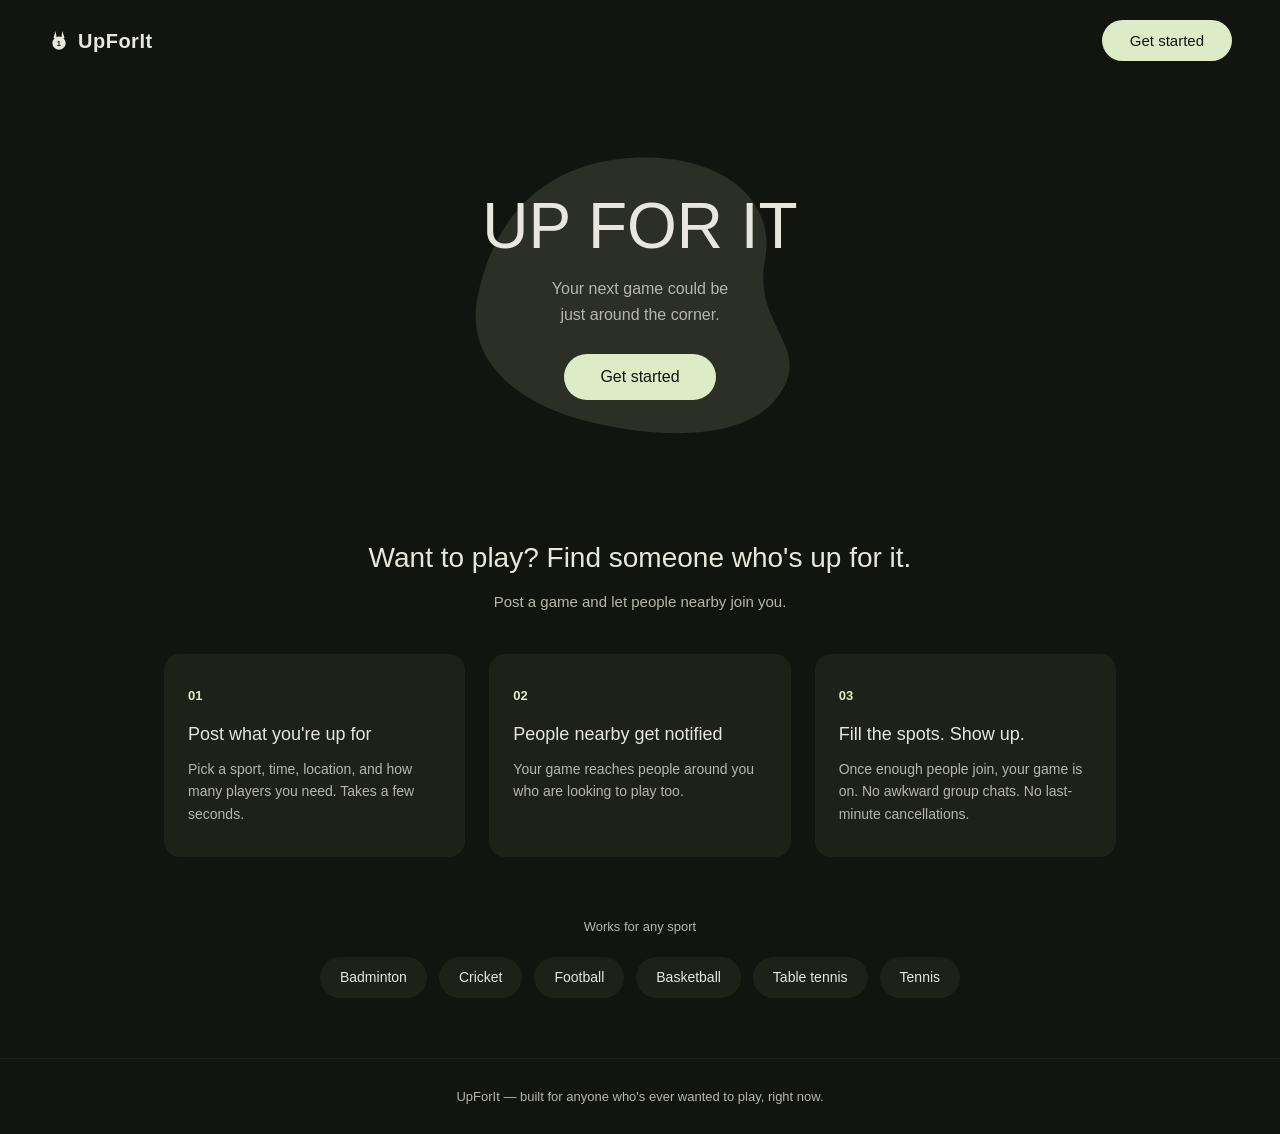
<file: upforit-frontend/index.html>
<!DOCTYPE html>
<html lang="en">
<head>
    <meta charset="UTF-8">
    <meta name="viewport" content="width=device-width, initial-scale=1.0">
    <title>UpForIt</title>
    <link rel="icon" href="data:image/svg+xml,<svg xmlns=%22http://www.w3.org/2000/svg%22 viewBox=%220 0 100 100%22><text y=%22.9em%22 font-size=%2290%22>🥇</text></svg>">
    <link rel="stylesheet" href="styles.css">
</head>
<body>

    <header class="site-header">
        <div class="logo">
            <svg class="logo-icon" viewBox="0 0 100 100" xmlns="http://www.w3.org/2000/svg">
                <path d="M35 5 L25 35 L40 42 Z" fill="currentColor"/>
                <path d="M65 5 L75 35 L60 42 Z" fill="currentColor"/>
                <circle cx="50" cy="60" r="30" fill="currentColor"/>
                <text x="50" y="71" font-size="34" text-anchor="middle" fill="#12140F" font-family="Arial, sans-serif" font-weight="700">1</text>
            </svg>
            UpForIt
        </div>
        <a href="pages/login.html"><button class="btn-primary">Get started</button></a>
    </header>

    <section class="hero">
        <svg class="hero-splash" viewBox="200 10 320 280" xmlns="http://www.w3.org/2000/svg">
            <path d="M340 40 C420 30 470 70 460 120 C450 175 500 190 470 230 C440 270 360 260 320 250 C260 235 220 200 230 150 C240 100 270 50 340 40 Z" fill="#deebc7" opacity="0.12"/>
        </svg>
        <div class="hero-content">
            <h1 class="hero-wordmark">UP FOR IT</h1>
            <p class="hero-tagline">
                Your next game could be<br>
                just around the corner.
            </p>
            <a href="pages/login.html"><button class="btn-primary hero-cta">Get started</button></a>
        </div>
    </section>

    <section class="how-it-works">
        <h2 class="section-heading">Want to play? Find someone who's up for it.</h2>
        <p class="section-subheading">Post a game and let people nearby join you.</p>
        <div class="steps-grid">
            <div class="step-card">
                <div class="step-number">01</div>
                <div class="step-title">Post what you're up for</div>
                <div class="step-desc">Pick a sport, time, location, and how many players you need. Takes a few seconds.</div>
            </div>
            <div class="step-card">
                <div class="step-number">02</div>
                <div class="step-title">People nearby get notified</div>
                <div class="step-desc">Your game reaches people around you who are looking to play too.</div>
            </div>
            <div class="step-card">
                <div class="step-number">03</div>
                <div class="step-title">Fill the spots. Show up.</div>
                <div class="step-desc">Once enough people join, your game is on. No awkward group chats. No last-minute cancellations.</div>
            </div>
        </div>
    </section>

    <section class="sports-strip">
        <div class="sports-strip-label">Works for any sport</div>
        <div class="sports-tags">
            <div class="sport-tag">Badminton</div>
            <div class="sport-tag">Cricket</div>
            <div class="sport-tag">Football</div>
            <div class="sport-tag">Basketball</div>
            <div class="sport-tag">Table tennis</div>
            <div class="sport-tag">Tennis</div>
        </div>
    </section>

    <footer class="site-footer">
        UpForIt — built for anyone who's ever wanted to play, right now.
    </footer>

</body>
</html>
</file>
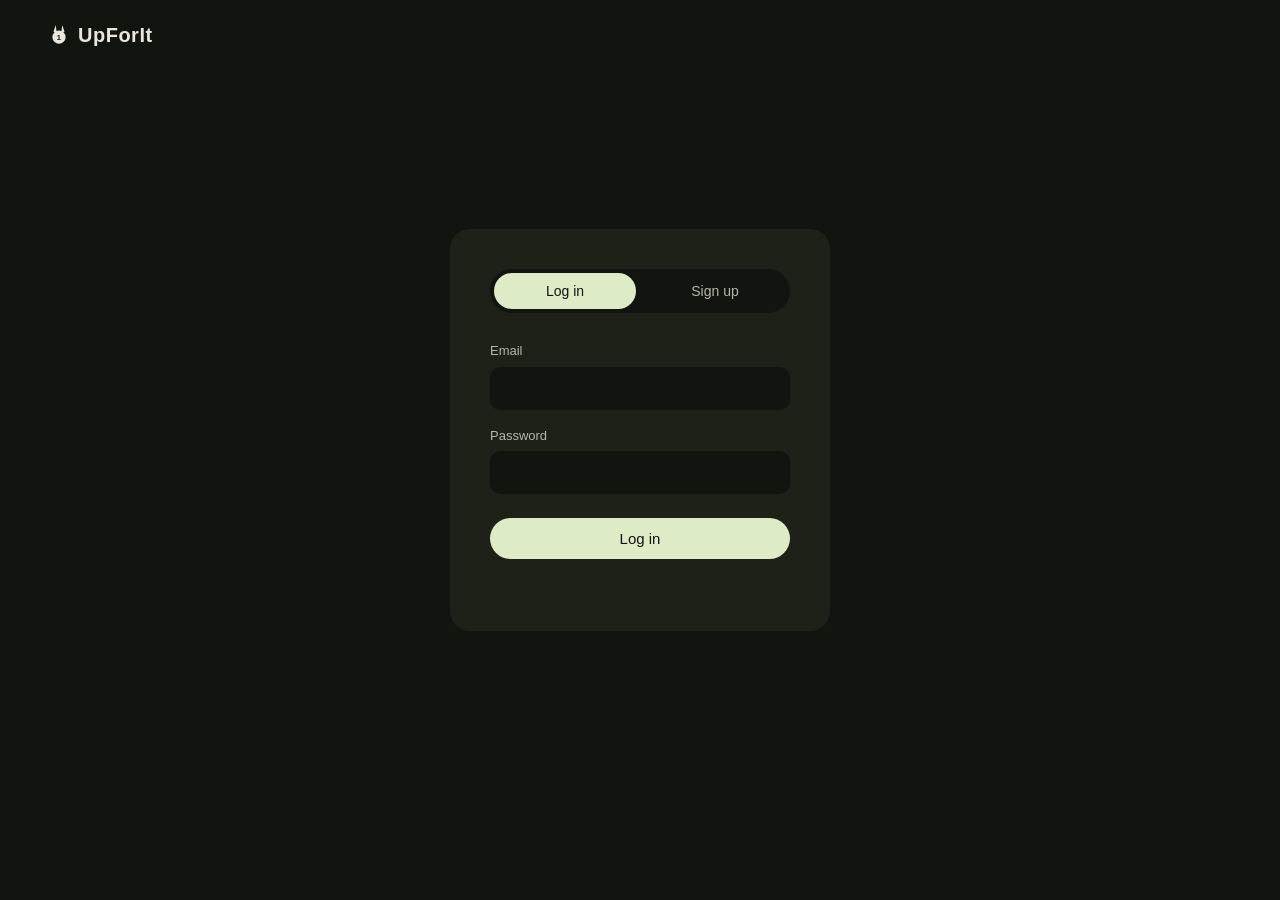
<file: upforit-frontend/pages/feed.html>
<!DOCTYPE html>
<html lang="en">
<head>
    <meta charset="UTF-8">
    <meta name="viewport" content="width=device-width, initial-scale=1.0">
    <title>UpForIt — Feed</title>
    <link rel="icon" href="data:image/svg+xml,<svg xmlns=%22http://www.w3.org/2000/svg%22 viewBox=%220 0 100 100%22><text y=%22.9em%22 font-size=%2290%22>🥇</text></svg>">
    <link rel="stylesheet" href="../styles.css">
</head>
<body>

    <header class="site-header">
        <a href="../index.html" style="text-decoration:none;">
            <div class="logo">
                <svg class="logo-icon" viewBox="0 0 100 100" xmlns="http://www.w3.org/2000/svg">
                    <path d="M35 5 L25 35 L40 42 Z" fill="currentColor"/>
                    <path d="M65 5 L75 35 L60 42 Z" fill="currentColor"/>
                    <circle cx="50" cy="60" r="30" fill="currentColor"/>
                    <text x="50" y="71" font-size="34" text-anchor="middle" fill="#12140F" font-family="Arial, sans-serif" font-weight="700">1</text>
                </svg>
                UpForIt
            </div>
        </a>
        <div class="header-actions">
            <div class="notif-wrapper">
                <button class="icon-btn" id="notifBellBtn" onclick="toggleNotifDropdown()">
                    🔔
                    <span class="notif-badge" id="notifBadge" style="display:none;">0</span>
                </button>
                <div class="notif-dropdown" id="notifDropdown" style="display:none;">
                    <div class="notif-dropdown-title">Notifications</div>
                    <div id="notifList"></div>
                </div>
            </div>
            <button class="btn-primary" onclick="openPostModal()">+ Post a game</button>
            <div class="profile-wrapper">
                <button class="profile-avatar" id="profileAvatarBtn" onclick="toggleProfileDropdown()">?</button>
                <div class="profile-dropdown" id="profileDropdown" style="display:none;">
                    <div class="profile-name" id="profileName">—</div>
                    <div class="profile-email" id="profileEmail">—</div>
                    <button class="profile-logout" onclick="logout()">Log out</button>
                </div>
            </div>
        </div>
    </header>

    <div class="tab-nav">
        <button class="tab-btn active" id="tabNearby" onclick="switchTab('nearby')">Nearby</button>
        <button class="tab-btn" id="tabMine" onclick="switchTab('mine')">My games</button>
        <button class="tab-btn" id="tabRsvps" onclick="switchTab('rsvps')">My RSVPs</button>
    </div>

    <main class="feed-wrapper">
        <h1 class="feed-heading" id="feedHeading">Games near you</h1>
        <div class="feed-controls" id="feedControls">
            <p class="feed-subheading" id="locationStatus">Getting your location...</p>
            <select class="radius-select" id="radiusSelect" onchange="loadNearbyGames()">
                <option value="2">Within 2 km</option>
                <option value="5">Within 5 km</option>
                <option value="10" selected>Within 10 km</option>
                <option value="20">Within 20 km</option>
                <option value="50">Within 50 km</option>
            </select>
        </div>
        <div id="gamesList" class="games-list"></div>
    </main>

    <!-- Post a game modal -->
    <div class="modal-overlay" id="postModalOverlay" style="display:none;">
        <div class="modal-card">
            <div class="modal-header">
                <h2>Post a game</h2>
                <button class="icon-btn" onclick="closePostModal()">✕</button>
            </div>
            <form id="postGameForm" class="auth-form">
                <label class="auth-label">Sport</label>
                <input class="auth-input" type="text" id="postSport" placeholder="e.g. Badminton" required>

                <label class="auth-label">Where</label>
                <input class="auth-input" type="text" id="postVenue" placeholder="e.g. DDA Courts, Sector 12" required>

                <label class="auth-label">When</label>
                <input class="auth-input" type="text" id="postTimeWindow" placeholder="e.g. 6-8 PM today" required>

                <label class="auth-label">Players needed</label>
                <input class="auth-input" type="number" id="postPlayersNeeded" min="1" placeholder="e.g. 4" required>

                <button type="submit" class="btn-primary auth-submit">Post game</button>
                <p class="auth-message" id="postMessage"></p>
            </form>
        </div>
    </div>

    <script src="../script.js"></script>
</body>
</html>
</file>
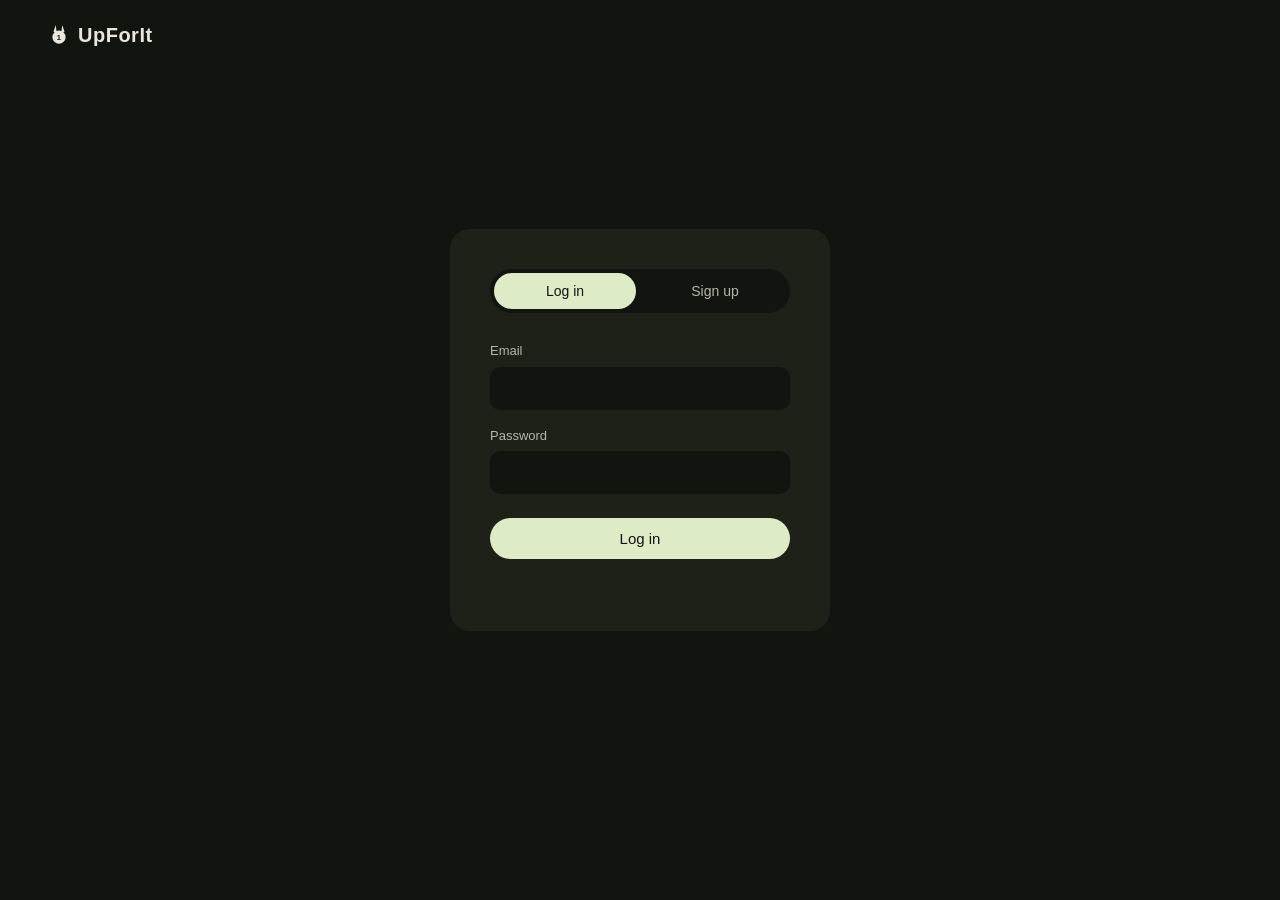
<file: upforit-frontend/pages/login.html>
<!DOCTYPE html>
<html lang="en">
<head>
    <meta charset="UTF-8">
    <meta name="viewport" content="width=device-width, initial-scale=1.0">
    <title>UpForIt — Log in</title>
    <link rel="icon" href="data:image/svg+xml,<svg xmlns=%22http://www.w3.org/2000/svg%22 viewBox=%220 0 100 100%22><text y=%22.9em%22 font-size=%2290%22>🥇</text></svg>">
    <link rel="stylesheet" href="../styles.css">
</head>
<body>

    <header class="site-header">
        <a href="../index.html" style="text-decoration:none;">
            <div class="logo">
                <svg class="logo-icon" viewBox="0 0 100 100" xmlns="http://www.w3.org/2000/svg">
                    <path d="M35 5 L25 35 L40 42 Z" fill="currentColor"/>
                    <path d="M65 5 L75 35 L60 42 Z" fill="currentColor"/>
                    <circle cx="50" cy="60" r="30" fill="currentColor"/>
                    <text x="50" y="71" font-size="34" text-anchor="middle" fill="#12140F" font-family="Arial, sans-serif" font-weight="700">1</text>
                </svg>
                UpForIt
            </div>
        </a>
    </header>

    <div class="auth-wrapper">
        <div class="auth-card">
            <div class="auth-tabs">
                <button class="auth-tab active" id="loginTab" onclick="showLogin()">Log in</button>
                <button class="auth-tab" id="signupTab" onclick="showSignup()">Sign up</button>
            </div>

            <form id="loginForm" class="auth-form">
                <label class="auth-label">Email</label>
                <input class="auth-input" type="email" id="loginEmail" required>

                <label class="auth-label">Password</label>
                <input class="auth-input" type="password" id="loginPassword" required>

                <button type="submit" class="btn-primary auth-submit">Log in</button>
                <p class="auth-message" id="loginMessage"></p>
            </form>

            <form id="signupForm" class="auth-form" style="display:none;">
                <label class="auth-label">Name</label>
                <input class="auth-input" type="text" id="signupName" required>

                <label class="auth-label">Email</label>
                <input class="auth-input" type="email" id="signupEmail" required>

                <label class="auth-label">Password</label>
                <input class="auth-input" type="password" id="signupPassword" required>

                <button type="submit" class="btn-primary auth-submit">Create account</button>
                <p class="auth-message" id="signupMessage"></p>
            </form>
        </div>
    </div>

    <script src="../script.js"></script>
</body>
</html>
</file>
<file: upforit-frontend/styles.css>
:root {
    --bg: #12140F;
    --surface: #1E2118;
    --accent: #deebc7;
    --text-primary: #E8E6DD;
    --text-secondary: #B8B6AC;
    --coral: #FF6B4A;

    --font-main: -apple-system, BlinkMacSystemFont, "Segoe UI", Helvetica, Arial, sans-serif;
}

* {
    margin: 0;
    padding: 0;
    box-sizing: border-box;
}

body {
    background: var(--bg);
    color: var(--text-primary);
    font-family: var(--font-main);
    line-height: 1.5;
}

a {
    color: inherit;
    text-decoration: none;
}

/* ---------- Header ---------- */

.site-header {
    display: flex;
    align-items: center;
    justify-content: space-between;
    padding: 20px 48px;
}

.logo {
    display: flex;
    align-items: center;
    gap: 8px;
    font-family: var(--font-main);
    font-weight: 600;
    font-size: 20px;
    letter-spacing: 0.5px;
    color: var(--text-primary);
}

.logo-icon {
    width: 22px;
    height: 22px;
    flex-shrink: 0;
}

.btn-primary {
    background: var(--accent);
    color: var(--bg);
    font-family: var(--font-main);
    font-weight: 500;
    font-size: 15px;
    padding: 12px 28px;
    border-radius: 999px;
    border: none;
    cursor: pointer;
    transition: transform 0.15s ease;
}

.btn-primary:hover {
    transform: translateY(-1px);
}

/* ---------- Hero ---------- */

.hero {
    position: relative;
    min-height: 48vh;
    display: flex;
    flex-direction: column;
    align-items: center;
    justify-content: center;
    text-align: center;
    padding: 24px 24px;
    overflow: hidden;
}

.hero-splash {
    position: absolute;
    top: 50%;
    left: 50%;
    transform: translate(-50%, -50%);
    width: 400px;
    height: auto;
    z-index: 0;
}

.hero-content {
    position: relative;
    z-index: 1;
}

.hero-wordmark {
    font-family: var(--font-main);
    font-weight: 400;
    font-size: clamp(40px, 6vw, 64px);
    letter-spacing: 0px;
    color: var(--text-primary);
    line-height: 1;
}

.hero-tagline {
    margin-top: 18px;
    font-family: var(--font-main);
    font-weight: 400;
    font-size: 16px;
    color: var(--text-secondary);
    line-height: 1.6;
}

.hero-cta {
    margin-top: 26px;
    font-size: 16px;
    padding: 14px 36px;
}

/* ---------- How it works ---------- */

.how-it-works {
    max-width: 1000px;
    margin: 0 auto;
    padding: 24px 24px 60px;
}

.section-heading {
    text-align: center;
    font-size: 28px;
    font-weight: 500;
    margin-bottom: 12px;
    color: var(--text-primary);
}

.section-subheading {
    text-align: center;
    font-size: 15px;
    color: var(--text-secondary);
    margin-bottom: 40px;
}

.steps-grid {
    display: grid;
    grid-template-columns: repeat(3, 1fr);
    gap: 24px;
}

.step-card {
    background: var(--surface);
    border-radius: 16px;
    padding: 32px 24px;
    box-shadow: 0 0 0 rgba(222, 235, 199, 0);
    transition: box-shadow 0.25s ease, transform 0.25s ease;
}

.step-card:hover {
    box-shadow: 0 0 28px rgba(222, 235, 199, 0.18);
    transform: translateY(-2px);
}

.step-number {
    font-size: 13px;
    font-weight: 600;
    color: var(--accent);
    margin-bottom: 16px;
}

.step-title {
    font-size: 18px;
    font-weight: 500;
    margin-bottom: 10px;
    color: var(--text-primary);
}

.step-desc {
    font-size: 14px;
    color: var(--text-secondary);
    line-height: 1.6;
}

/* ---------- Sports strip ---------- */

.sports-strip {
    max-width: 1000px;
    margin: 0 auto;
    padding: 0 24px 60px;
    text-align: center;
}

.sports-strip-label {
    font-size: 13px;
    color: var(--text-secondary);
    margin-bottom: 20px;
}

.sports-tags {
    display: flex;
    flex-wrap: wrap;
    justify-content: center;
    gap: 12px;
}

.sport-tag {
    background: var(--surface);
    color: var(--text-primary);
    padding: 10px 20px;
    border-radius: 999px;
    font-size: 14px;
    transition: box-shadow 0.25s ease, transform 0.25s ease;
}

.sport-tag:hover {
    box-shadow: 0 0 18px rgba(222, 235, 199, 0.18);
    transform: translateY(-1px);
}

/* ---------- Footer ---------- */

.site-footer {
    text-align: center;
    padding: 28px 24px;
    font-size: 13px;
    color: var(--text-secondary);
    border-top: 1px solid var(--surface);
}

/* ---------- Responsive ---------- */

@media (max-width: 720px) {
    .steps-grid {
        grid-template-columns: 1fr;
    }

    .site-header {
        padding: 18px 24px;
    }
}

@media (max-width: 480px) {
    .hero {
        min-height: 44vh;
        padding: 16px;
    }

    .hero-splash {
        width: 300px;
    }

    .logo {
        font-size: 17px;
    }

    .btn-primary {
        padding: 10px 20px;
        font-size: 14px;
    }

    .section-heading {
        font-size: 22px;
    }

    .step-card {
        padding: 24px 20px;
    }
}

/* ---------- Auth pages ---------- */

.auth-wrapper {
    min-height: 80vh;
    display: flex;
    align-items: center;
    justify-content: center;
    padding: 24px;
}

.auth-card {
    background: var(--surface);
    border-radius: 20px;
    padding: 40px;
    width: 100%;
    max-width: 380px;
}

.auth-tabs {
    display: flex;
    gap: 8px;
    margin-bottom: 28px;
    background: var(--bg);
    border-radius: 999px;
    padding: 4px;
}

.auth-tab {
    flex: 1;
    background: transparent;
    border: none;
    color: var(--text-secondary);
    font-family: var(--font-main);
    font-size: 14px;
    font-weight: 500;
    padding: 10px;
    border-radius: 999px;
    cursor: pointer;
    transition: background 0.2s ease, color 0.2s ease;
}

.auth-tab.active {
    background: var(--accent);
    color: var(--bg);
}

.auth-form {
    display: flex;
    flex-direction: column;
}

.auth-label {
    font-size: 13px;
    color: var(--text-secondary);
    margin-bottom: 6px;
    margin-top: 16px;
}

.auth-label:first-of-type {
    margin-top: 0;
}

.auth-input {
    background: var(--bg);
    border: 1px solid transparent;
    color: var(--text-primary);
    font-family: var(--font-main);
    font-size: 15px;
    padding: 12px 14px;
    border-radius: 10px;
    outline: none;
    transition: border-color 0.2s ease;
}

.auth-input:focus {
    border-color: var(--accent);
}

.auth-submit {
    margin-top: 24px;
    width: 100%;
}

.auth-message {
    margin-top: 14px;
    font-size: 13px;
    color: var(--text-secondary);
    text-align: center;
    min-height: 18px;
}

/* ---------- Feed page header actions ---------- */

.header-actions {
    display: flex;
    align-items: center;
    gap: 16px;
}

.icon-btn {
    background: var(--surface);
    border: none;
    color: var(--text-primary);
    font-size: 18px;
    width: 40px;
    height: 40px;
    border-radius: 50%;
    cursor: pointer;
    display: flex;
    align-items: center;
    justify-content: center;
    position: relative;
    transition: background 0.2s ease;
}

.icon-btn:hover {
    background: #2a2e22;
}

.notif-wrapper {
    position: relative;
}

.notif-badge {
    position: absolute;
    top: -2px;
    right: -2px;
    background: var(--coral);
    color: var(--bg);
    font-size: 11px;
    font-weight: 600;
    min-width: 18px;
    height: 18px;
    border-radius: 999px;
    display: flex;
    align-items: center;
    justify-content: center;
    padding: 0 4px;
}

.notif-dropdown {
    position: absolute;
    top: 50px;
    right: 0;
    background: var(--surface);
    border-radius: 14px;
    width: 300px;
    max-height: 360px;
    overflow-y: auto;
    padding: 16px;
    z-index: 20;
    box-shadow: 0 8px 24px rgba(0,0,0,0.4);
}

.notif-dropdown-title {
    font-size: 14px;
    font-weight: 600;
    margin-bottom: 12px;
    color: var(--text-primary);
}

.notif-item {
    font-size: 13px;
    color: var(--text-secondary);
    padding: 10px 0;
    border-bottom: 1px solid var(--bg);
    cursor: pointer;
}

.notif-item:last-child {
    border-bottom: none;
}

.notif-empty {
    font-size: 13px;
    color: var(--text-secondary);
    text-align: center;
    padding: 20px 0;
}

/* ---------- Feed ---------- */

.feed-wrapper {
    max-width: 700px;
    margin: 0 auto;
    padding: 32px 24px 80px;
}

.feed-heading {
    font-size: 26px;
    font-weight: 500;
    margin-bottom: 6px;
}

.feed-subheading {
    font-size: 14px;
    color: var(--text-secondary);
    margin-bottom: 28px;
}

.games-list {
    display: flex;
    flex-direction: column;
    gap: 16px;
}

.game-card {
    background: var(--surface);
    border-radius: 16px;
    padding: 22px 24px;
    transition: box-shadow 0.25s ease;
}

.game-card:hover {
    box-shadow: 0 0 24px rgba(222, 235, 199, 0.12);
}

.game-card-top {
    display: flex;
    align-items: center;
    justify-content: space-between;
    margin-bottom: 10px;
}

.game-sport {
    font-size: 18px;
    font-weight: 600;
    text-transform: capitalize;
}

.status-pill {
    font-size: 12px;
    font-weight: 600;
    padding: 4px 12px;
    border-radius: 999px;
    background: var(--bg);
    color: var(--accent);
}

.status-pill.confirmed {
    background: var(--coral);
    color: var(--bg);
}

.game-meta {
    font-size: 14px;
    color: var(--text-secondary);
    margin-bottom: 16px;
}

.game-card-bottom {
    display: flex;
    align-items: center;
    justify-content: space-between;
}

.spots-text {
    font-size: 13px;
    color: var(--text-secondary);
}

.rsvp-btn {
    background: var(--accent);
    color: var(--bg);
    border: none;
    padding: 10px 22px;
    border-radius: 999px;
    font-size: 14px;
    font-weight: 600;
    cursor: pointer;
    transition: transform 0.15s ease, opacity 0.15s ease;
}

.rsvp-btn:hover {
    transform: translateY(-1px);
}

.rsvp-btn:disabled {
    opacity: 0.5;
    cursor: not-allowed;
}

.empty-state {
    text-align: center;
    color: var(--text-secondary);
    font-size: 14px;
    padding: 60px 20px;
}

/* ---------- Modal ---------- */

.modal-overlay {
    position: fixed;
    top: 0;
    left: 0;
    width: 100%;
    height: 100%;
    background: rgba(0,0,0,0.6);
    display: flex;
    align-items: center;
    justify-content: center;
    z-index: 30;
    padding: 24px;
}

.modal-card {
    background: var(--surface);
    border-radius: 20px;
    padding: 32px;
    width: 100%;
    max-width: 400px;
}

.modal-header {
    display: flex;
    align-items: center;
    justify-content: space-between;
    margin-bottom: 20px;
}

.modal-header h2 {
    font-size: 20px;
    font-weight: 500;
}

@media (max-width: 480px) {
    .header-actions {
        gap: 10px;
    }

    .notif-dropdown {
        width: 260px;
        right: -60px;
    }

    .game-card {
        padding: 18px 18px;
    }
}

/* ---------- Tab nav ---------- */

.tab-nav {
    display: flex;
    gap: 8px;
    max-width: 700px;
    margin: 0 auto;
    padding: 0 24px;
}

.tab-btn {
    background: transparent;
    border: none;
    color: var(--text-secondary);
    font-family: var(--font-main);
    font-size: 14px;
    font-weight: 500;
    padding: 10px 4px;
    margin-right: 20px;
    cursor: pointer;
    border-bottom: 2px solid transparent;
    transition: color 0.2s ease, border-color 0.2s ease;
}

.tab-btn.active {
    color: var(--text-primary);
    border-bottom-color: var(--accent);
}

.tab-btn:hover {
    color: var(--text-primary);
}

/* ---------- Profile menu ---------- */

.profile-wrapper {
    position: relative;
}

.profile-avatar {
    width: 40px;
    height: 40px;
    border-radius: 50%;
    background: var(--accent);
    color: var(--bg);
    border: none;
    font-family: var(--font-main);
    font-weight: 600;
    font-size: 15px;
    cursor: pointer;
    display: flex;
    align-items: center;
    justify-content: center;
    text-transform: uppercase;
}

.profile-dropdown {
    position: absolute;
    top: 50px;
    right: 0;
    background: var(--surface);
    border-radius: 14px;
    width: 220px;
    padding: 18px;
    z-index: 20;
    box-shadow: 0 8px 24px rgba(0,0,0,0.4);
}

.profile-name {
    font-size: 15px;
    font-weight: 600;
    color: var(--text-primary);
    margin-bottom: 2px;
}

.profile-email {
    font-size: 13px;
    color: var(--text-secondary);
    margin-bottom: 16px;
}

.profile-logout {
    width: 100%;
    background: var(--bg);
    color: var(--text-primary);
    border: none;
    padding: 10px;
    border-radius: 10px;
    font-family: var(--font-main);
    font-size: 14px;
    cursor: pointer;
    transition: background 0.2s ease;
}

.profile-logout:hover {
    background: #2a2e22;
}

.game-venue {
    font-size: 13px;
    color: var(--accent);
    margin-bottom: 2px;
}

.feed-controls {
    display: flex;
    align-items: center;
    justify-content: space-between;
    gap: 12px;
    margin-bottom: 28px;
    flex-wrap: wrap;
}

.feed-controls .feed-subheading {
    margin-bottom: 0;
}

.radius-select {
    background: var(--surface);
    color: var(--text-primary);
    border: none;
    font-family: var(--font-main);
    font-size: 13px;
    padding: 8px 14px;
    border-radius: 999px;
    cursor: pointer;
    outline: none;
}
</file>
